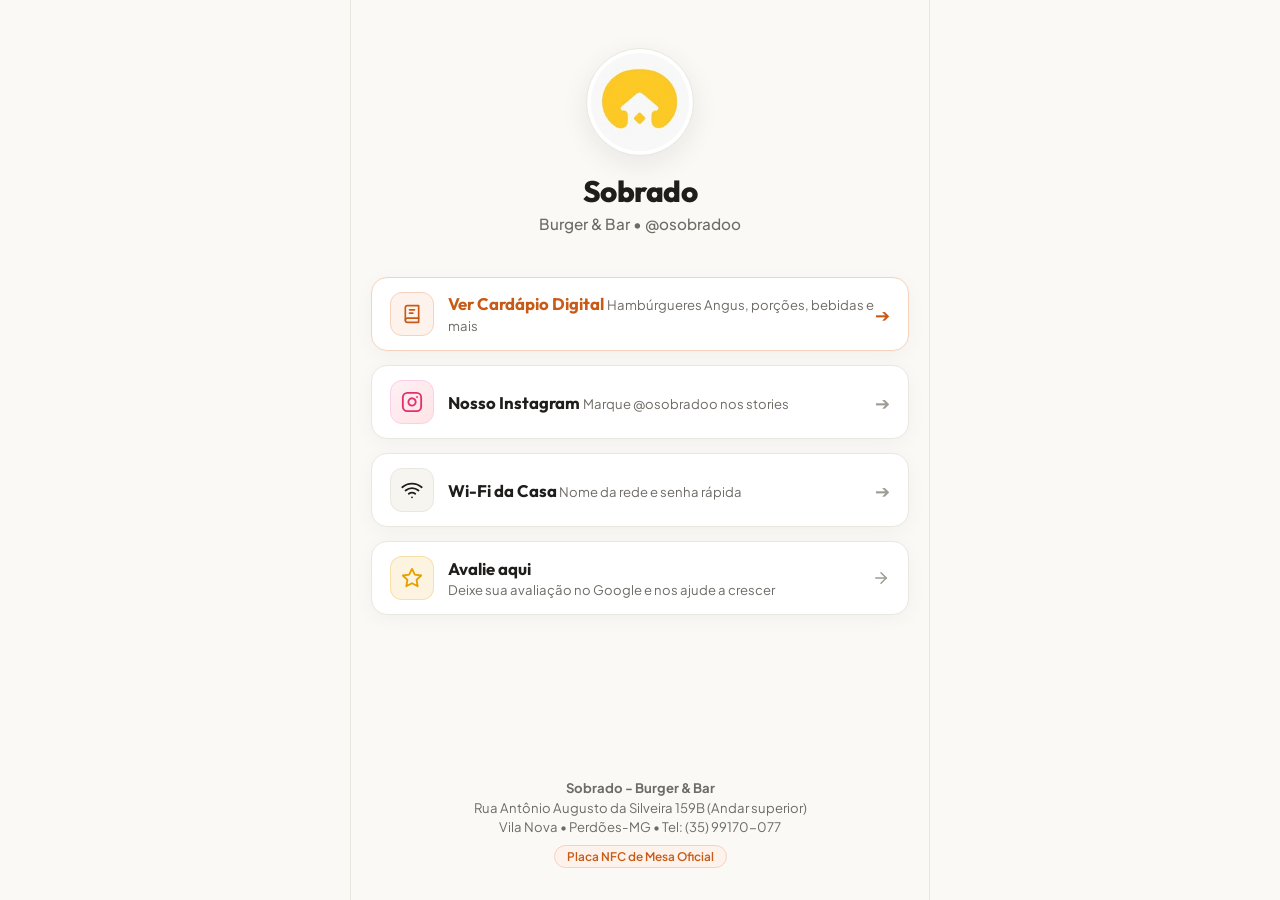
<file: index.html>
<!DOCTYPE html>
<html lang="pt-BR">
<head>
  <meta charset="UTF-8">
  <meta name="viewport" content="width=device-width, initial-scale=1.0, maximum-scale=1.0, user-scalable=no, viewport-fit=cover">
  <meta name="theme-color" content="#FAF9F5">
  <meta name="apple-mobile-web-app-status-bar-style" content="default">
  <meta name="description" content="O Sobrado — Hamburgueria artesanal & Chopp em ambiente histórico. Acesse o cardápio digital, conecte-se ao Wi-Fi e conheça nossas criações gastronômicas.">
  
  <!-- Open Graph / WhatsApp Preview -->
  <meta property="og:type" content="website">
  <meta property="og:title" content="Sobrado - Burger & Bar">
  <meta property="og:description" content="Cardápio digital artesanal, hambúrgueres Angus, porções e bebidas. Conecte-se e faça seu pedido.">
  <meta property="og:image" content="assets/images/Logo_Sobrado.jpg">
  <meta property="og:locale" content="pt_BR">
  <meta property="og:site_name" content="Sobrado">

  <title>Sobrado - Burger & Bar — Hub de Mesa</title>

  <!-- Favicon com logo oficial -->
  <link rel="icon" type="image/jpeg" href="assets/images/Logo_Sobrado.jpg">

  <!-- Estilos da Aplicação -->
  <link rel="stylesheet" href="assets/css/styles.css?v=2.7">
</head>
<body>

  <div class="app-container" id="hubAppContainer">
    <main class="hub-wrapper">

      <!-- Identidade e Boas-Vindas Centralizada (Topo Limpo & Minimalista) -->
      <section class="hub-identity">
        <div class="hub-logo-box">
          <img 
            src="assets/images/Logo_Sobrado.jpg" 
            alt="Logotipo Sobrado - Burger & Bar" 
            class="hub-logo-img"
            width="108"
            height="108"
            loading="eager"
          />
        </div>

        <h1 class="hub-title">Sobrado</h1>
        <p class="hub-subtitle">Burger & Bar • @osobradoo</p>

        <!-- Selo de Mesa Ativa Detectada via URL NFC (?mesa=XX) -->
        <div class="table-badge" id="hubTableBadge" style="display: none;">
          <span class="table-badge-dot" aria-hidden="true"></span>
          <span>Mesa <strong id="hubTableNumber">--</strong> Conectada</span>
        </div>
      </section>

      <!-- Ações do Hub de Mesa -->
      <nav class="hub-actions" aria-label="Menu principal de acesso">
        
        <!-- Opção 1: Ver Cardápio (Ação Principal) -->
        <a href="cardapio.html" class="hub-btn hub-btn-primary" id="hubMenuLink">
          <div class="hub-btn-left">
            <span class="hub-btn-icon" aria-hidden="true">
              <svg width="20" height="20" viewBox="0 0 24 24" fill="none" stroke="currentColor" stroke-width="2" stroke-linecap="round" stroke-linejoin="round">
                <path d="M4 19.5A2.5 2.5 0 0 1 6.5 17H20"></path>
                <path d="M6.5 2H20v20H6.5A2.5 2.5 0 0 1 4 19.5v-15A2.5 2.5 0 0 1 6.5 2z"></path>
                <line x1="9" y1="7" x2="15" y2="7"></line>
                <line x1="9" y1="11" x2="13" y2="11"></line>
              </svg>
            </span>
            <div class="hub-btn-text">
              <span class="hub-btn-title">Ver Cardápio Digital</span>
              <span class="hub-btn-desc">Hambúrgueres Angus, porções, bebidas e mais</span>
            </div>
          </div>
          <span class="hub-btn-arrow" aria-hidden="true">➔</span>
        </a>

        <!-- Opção 2: Nosso Instagram -->
        <a 
          href="https://www.instagram.com/osobradoo" 
          target="_blank" 
          rel="noopener noreferrer" 
          class="hub-btn hub-btn-instagram"
          id="hubInstagramLink">
          <div class="hub-btn-left">
            <span class="hub-btn-icon" aria-hidden="true">
              <svg width="22" height="22" viewBox="0 0 24 24" fill="none" stroke="currentColor" stroke-width="2" stroke-linecap="round" stroke-linejoin="round">
                <rect x="2" y="2" width="20" height="20" rx="5" ry="5"></rect>
                <path d="M16 11.37A4 4 0 1 1 12.63 8 4 4 0 0 1 16 11.37z"></path>
                <line x1="17.5" y1="6.5" x2="17.51" y2="6.5"></line>
              </svg>
            </span>
            <div class="hub-btn-text">
              <span class="hub-btn-title">Nosso Instagram</span>
              <span class="hub-btn-desc">Marque @osobradoo nos stories</span>
            </div>
          </div>
          <span class="hub-btn-arrow" aria-hidden="true">➔</span>
        </a>

        <!-- Opção 3: Wi-Fi da Casa -->
        <button type="button" class="hub-btn hub-btn-wifi btn-trigger-wifi" id="hubWifiBtn">
          <div class="hub-btn-left">
            <span class="hub-btn-icon" aria-hidden="true" id="hubWifiIcon">
              <svg width="22" height="22" viewBox="0 0 24 24" fill="none" stroke="currentColor" stroke-width="2" stroke-linecap="round" stroke-linejoin="round">
                <path d="M5 12.55a11 11 0 0 1 14.08 0"></path>
                <path d="M1.42 9a16 16 0 0 1 21.16 0"></path>
                <path d="M8.53 16.11a6 6 0 0 1 6.95 0"></path>
                <line x1="12" y1="20" x2="12.01" y2="20"></line>
              </svg>
            </span>
            <div class="hub-btn-text">
              <span class="hub-btn-title" id="hubWifiTitle">Wi-Fi da Casa</span>
              <span class="hub-btn-desc" id="hubWifiDesc">Nome da rede e senha rápida</span>
            </div>
          </div>
          <span class="hub-btn-arrow" aria-hidden="true">➔</span>
        </button>

        <!-- Opção 4: Avalie aqui (Google Reviews) -->
        <a href="https://search.google.com/local/writereview?placeid=ChIJMa0ilv5XtZQR5QLzIyxNroo" target="_blank" rel="noopener noreferrer" class="link-card" id="hubReviewLink">
          <div class="link-icon-wrapper" style="background: rgba(229, 160, 0, 0.12); color: #E5A000;">
            <svg width="22" height="22" viewBox="0 0 24 24" fill="none" stroke="currentColor" stroke-width="2" stroke-linecap="round" stroke-linejoin="round">
              <polygon points="12 2 15.09 8.26 22 9.27 17 14.14 18.18 21.02 12 17.77 5.82 21.02 7 14.14 2 9.27 8.91 8.26 12 2"></polygon>
            </svg>
          </div>
          <div class="link-info">
            <span class="link-title">Avalie aqui</span>
            <span class="link-desc">Deixe sua avaliação no Google e nos ajude a crescer</span>
          </div>
          <svg class="link-arrow" width="18" height="18" viewBox="0 0 24 24" fill="none" stroke="currentColor" stroke-width="2" stroke-linecap="round" stroke-linejoin="round">
            <line x1="5" y1="12" x2="19" y2="12"></line>
            <polyline points="12 5 19 12 12 19"></polyline>
          </svg>
        </a>

      </nav>

      <!-- Rodapé Institucional Oficial -->
      <footer class="hub-footer">
        <p class="hub-footer-text">
          <strong>Sobrado - Burger & Bar</strong><br>
          Rua Antônio Augusto da Silveira 159B (Andar superior)<br>
          Vila Nova • Perdões-MG • Tel: (35) 99170-077
        </p>
        <span class="hub-footer-badge">Placa NFC de Mesa Oficial</span>
      </footer>

    </main>

    <!-- Modal de Wi-Fi -->
    <div class="modal-overlay" id="wifiModal" role="dialog" aria-modal="true" aria-labelledby="wifiModalTitle">
      <div class="wifi-modal-box">
        <div class="wifi-icon-large" aria-hidden="true">
          <svg width="32" height="32" viewBox="0 0 24 24" fill="none" stroke="currentColor" stroke-width="2" stroke-linecap="round" stroke-linejoin="round">
            <path d="M5 12.55a11 11 0 0 1 14.08 0"></path>
            <path d="M1.42 9a16 16 0 0 1 21.16 0"></path>
            <path d="M8.53 16.11a6 6 0 0 1 6.95 0"></path>
            <line x1="12" y1="20" x2="12.01" y2="20"></line>
          </svg>
        </div>

        <h2 class="wifi-modal-title" id="wifiModalTitle">Wi-Fi d'O Sobrado</h2>
        <p class="wifi-modal-desc">Conecte-se gratuitamente à nossa rede exclusiva para clientes.</p>

        <!-- Visualização Padrão das Credenciais -->
        <div class="wifi-info-card" id="wifiDisplayView">
          <div class="wifi-row">
            <span class="wifi-row-label">Nome da Rede (SSID)</span>
            <span class="wifi-row-value wifi-ssid-value" id="wifiModalSsidVal">O Sobrado - Clientes</span>
          </div>
          <div class="wifi-row">
            <span class="wifi-row-label">Senha de Acesso</span>
            <span class="wifi-row-value wifi-password-value" id="wifiModalPasswordVal">sobradoburger</span>
          </div>
        </div>

        <!-- Formulário de Edição ADM (Oculto por Padrão) -->
        <div class="wifi-edit-form" id="wifiEditForm" style="display: none;">
          <div class="wifi-edit-field">
            <label class="wifi-edit-label" for="wifiEditSsidInput">Nome da Rede (SSID)</label>
            <input type="text" class="wifi-edit-input" id="wifiEditSsidInput" placeholder="Ex: O Sobrado - Clientes" autocomplete="off" />
          </div>
          <div class="wifi-edit-field">
            <label class="wifi-edit-label" for="wifiEditPasswordInput">Senha de Acesso</label>
            <input type="text" class="wifi-edit-input" id="wifiEditPasswordInput" placeholder="Ex: sobradoburger" autocomplete="off" />
          </div>
          <div class="wifi-edit-actions">
            <button type="button" class="btn-wifi-edit-cancel" id="btnCancelWifiEdit">Cancelar</button>
            <button type="button" class="btn-wifi-edit-save" id="btnSaveWifiEdit">Salvar Wi-Fi</button>
          </div>
        </div>

        <!-- Ações Principais -->
        <div class="wifi-main-actions" id="wifiMainActions">
          <button type="button" class="btn-copy-wifi" id="btnCopyWifiPassword">
            <svg width="18" height="18" viewBox="0 0 24 24" fill="none" stroke="currentColor" stroke-width="2" stroke-linecap="round" stroke-linejoin="round">
              <rect x="9" y="9" width="13" height="13" rx="2" ry="2"></rect>
              <path d="M5 15H4a2 2 0 0 1-2-2V4a2 2 0 0 1 2-2h9a2 2 0 0 1 2 2v1"></path>
            </svg>
            <span>Copiar Senha</span>
          </button>

          <!-- Botão ADM: Alterar Dados do Wi-Fi -->
          <button type="button" class="btn-admin-edit-wifi" id="btnOpenWifiEdit" style="display: none;">
            <svg width="15" height="15" viewBox="0 0 24 24" fill="none" stroke="currentColor" stroke-width="2" stroke-linecap="round" stroke-linejoin="round">
              <path d="M11 4H4a2 2 0 0 0-2 2v14a2 2 0 0 0 2 2h14a2 2 0 0 0 2-2v-7"></path>
              <path d="M18.5 2.5a2.121 2.121 0 0 1 3 3L12 15l-4 1 1-4 9.5-9.5z"></path>
            </svg>
            <span>✏️ Alterar Dados do Wi-Fi</span>
          </button>
        </div>

        <button type="button" class="btn-close-wifi-text" id="btnCloseWifi">
          Fechar Janela
        </button>
      </div>
    </div>

    <!-- Toast de Notificação -->
    <div class="toast-notice" id="toastNotice" role="status" aria-live="polite"></div>

  </div>

  <!-- Scripts -->
  <script src="assets/js/products.js?v=2.7"></script>
  <script src="assets/js/supabase.js?v=2.7"></script>
  <script src="assets/js/app.js?v=2.7"></script>
</body>
</html>
</file>
<file: assets/css/styles.css>
/* =====================================================================
   O SOBRADO — CARDÁPIO DIGITAL & HUB NFC
   Design System Light Theme: Leve, Limpo, Sofisticado e Minimalista
   ===================================================================== */

@import url('https://fonts.googleapis.com/css2?family=Outfit:wght@400;500;600;700;800&family=Plus+Jakarta+Sans:wght@400;500;600;700&display=swap');

:root {
  /* 1. Paleta de Superfícies (Light Gastronômico & Aconchegante) */
  --bg-main: #FAF9F5;             /* Creme/off-white suave, acolhedor e leve */
  --bg-main-alt: #F4F1EA;         /* Variação sutil para seções de destaque */
  --bg-card: #FFFFFF;             /* Branco puro para cartões e links */
  --bg-card-hover: #FCFBFA;       /* Micro-hover suave */
  --bg-input: #FFFFFF;            /* Fundo dos campos de entrada */
  --bg-chip: #F2EFEB;             /* Chips inativos e badges secundários */
  --bg-chip-hover: #E9E5DE;       /* Hover de chips */
  --bg-glass: rgba(250, 249, 245, 0.92); /* Vidro fosco claro no topo */

  /* 2. Cores de Destaque Gastronômico (Terracota & Âmbar Queimado) */
  --brand-terracotta: #C85A17;     /* Tom terracota/brasa nobre */
  --brand-terracotta-hover: #B44E11; /* Estado ativo/hover */
  --brand-terracotta-light: #FDF3EC; /* Fundo suave para ícones e tags */
  --brand-terracotta-border: #F6D2BD;/* Borda delicada de destaque */
  --brand-amber: #D97706;          /* Âmbar complementar */

  /* 3. Selo de Mesa e Status (Verde Musgo / Sálvia Acolhedor) */
  --status-table-bg: #EAF6EE;      /* Fundo da cápsula da mesa */
  --status-table-border: #C6E7D2;  /* Borda sutil da cápsula */
  --status-table-text: #237841;    /* Verde elegante e legível */
  --status-table-dot: #2E9B54;     /* Ponto pulsante */

  /* 4. Tipografia & Hierarquia de Contraste */
  --text-primary: #1F1E1C;         /* Preto suave / grafite escuro */
  --text-heading: #2D2B28;         /* Títulos e destaques estruturais */
  --text-secondary: #6E6B65;       /* Descrições e ingredientes */
  --text-dim: #9E9B94;             /* Elementos discretos e placeholders */
  --text-white: #FFFFFF;           /* Texto sobre botões terracota */

  /* 5. Bordas e Sombras Suaves (Sem peso preto) */
  --border-subtle: #EAE7E1;        /* Linha sutil padrão */
  --border-divider: #F0ECE4;       /* Divisores internos */
  --border-focus: #C85A17;         /* Foco de acessibilidade */

  --shadow-sm: 0 2px 8px rgba(31, 30, 28, 0.03);
  --shadow-card: 0 4px 20px rgba(31, 30, 28, 0.04);
  --shadow-card-hover: 0 8px 26px rgba(31, 30, 28, 0.07);
  --shadow-drawer: 0 -10px 40px rgba(31, 30, 28, 0.12);
  --shadow-modal: 0 16px 40px rgba(31, 30, 28, 0.14);

  /* 6. Medidas e Geometria */
  --font-heading: 'Outfit', -apple-system, BlinkMacSystemFont, sans-serif;
  --font-body: 'Plus Jakarta Sans', -apple-system, BlinkMacSystemFont, sans-serif;
  --radius-sm: 10px;
  --radius-md: 16px;
  --radius-lg: 20px;
  --radius-xl: 24px;
  --radius-full: 9999px;
  --header-height: 64px;
  --category-bar-height: 56px;
  --touch-target: 44px;
}

/* =====================================================================
   RESET E BASE
   ===================================================================== */
*, *::before, *::after {
  box-sizing: border-box;
  margin: 0;
  padding: 0;
  -webkit-tap-highlight-color: transparent;
}

html {
  font-size: 16px;
  scroll-behavior: smooth;
  background-color: var(--bg-main);
  color: var(--text-primary);
  font-family: var(--font-body);
  -webkit-font-smoothing: antialiased;
  -moz-osx-font-smoothing: grayscale;
}

body {
  min-height: 100vh;
  display: flex;
  flex-direction: column;
  background-color: var(--bg-main);
  color: var(--text-primary);
  overflow-x: hidden;
  padding-bottom: env(safe-area-inset-bottom, 20px);
}

img, video {
  display: block;
  max-width: 100%;
  height: auto;
}

button, a, input {
  font-family: inherit;
  color: inherit;
}

button {
  background: none;
  border: none;
  cursor: pointer;
}

a {
  text-decoration: none;
}

/* =====================================================================
   CONTAINER DO APP (MOBILE-FIRST)
   ===================================================================== */
.app-container {
  width: 100%;
  max-width: 580px;
  margin: 0 auto;
  min-height: 100vh;
  position: relative;
  display: flex;
  flex-direction: column;
  background-color: var(--bg-main);
}

/* =====================================================================
   1. HUB DE ENTRADA (INDEX.HTML / LINKTREE DA MESA)
   ===================================================================== */
.hub-wrapper {
  display: flex;
  flex-direction: column;
  min-height: 100vh;
  padding: 48px 20px 32px 20px;
  padding-top: max(48px, env(safe-area-inset-top, 32px));
  position: relative;
  z-index: 1;
}

/* Identidade Centralizada do Sobrado (Clean & Minimalista) */
.hub-identity {
  display: flex;
  flex-direction: column;
  align-items: center;
  text-align: center;
  margin-top: 0;
  margin-bottom: 30px;
  position: relative;
  z-index: 2;
}

.hub-logo-box {
  width: 108px;
  height: 108px;
  border-radius: 50%;
  padding: 4px;
  background-color: #FFFFFF;
  border: 1px solid var(--border-subtle);
  box-shadow: 0 8px 28px rgba(31, 30, 28, 0.08);
  margin-bottom: 16px;
  transition: transform 0.25s ease, box-shadow 0.25s ease;
  display: flex;
  align-items: center;
  justify-content: center;
  overflow: hidden;
}

.hub-logo-box:hover {
  transform: translateY(-2px);
  box-shadow: 0 12px 32px rgba(31, 30, 28, 0.12);
}

.hub-logo-img {
  width: 100%;
  height: 100%;
  border-radius: 50%;
  object-fit: cover;
  background-color: #FFFFFF;
}

.hub-title {
  font-family: var(--font-heading);
  font-size: 1.85rem;
  font-weight: 800;
  letter-spacing: -0.5px;
  color: var(--text-primary);
  margin-bottom: 4px;
}

.hub-subtitle {
  font-size: 0.95rem;
  color: var(--text-secondary);
  font-weight: 500;
  margin-bottom: 14px;
}

/* Selo de Mesa Ativa Clean */
.table-badge {
  display: inline-flex;
  align-items: center;
  gap: 8px;
  background-color: var(--status-table-bg);
  border: 1px solid var(--status-table-border);
  padding: 6px 14px;
  border-radius: var(--radius-full);
  font-size: 0.85rem;
  font-weight: 600;
  color: var(--status-table-text);
  box-shadow: 0 2px 6px rgba(35, 120, 65, 0.06);
}

.table-badge-dot {
  width: 8px;
  height: 8px;
  border-radius: 50%;
  background-color: var(--status-table-dot);
  box-shadow: 0 0 6px rgba(46, 155, 84, 0.5);
  animation: pulseGreen 2.2s infinite ease-in-out;
}

@keyframes pulseGreen {
  0%, 100% { transform: scale(0.9); opacity: 0.85; }
  50% { transform: scale(1.15); opacity: 1; }
}

/* Lista de Ações do Hub */
.hub-actions {
  display: flex;
  flex-direction: column;
  gap: 14px;
  width: 100%;
  margin-bottom: 28px;
}

.hub-btn {
  display: flex;
  align-items: center;
  justify-content: space-between;
  width: 100%;
  min-height: 68px;
  padding: 14px 18px;
  border-radius: var(--radius-md);
  background-color: var(--bg-card);
  border: 1px solid var(--border-subtle);
  color: var(--text-primary);
  box-shadow: var(--shadow-card);
  transition: transform 0.18s cubic-bezier(0.16, 1, 0.3, 1), box-shadow 0.18s ease, border-color 0.18s ease;
  position: relative;
}

.hub-btn:hover {
  box-shadow: var(--shadow-card-hover);
  border-color: #DFDBD3;
  transform: translateY(-1px);
}

.hub-btn:active {
  transform: scale(0.985);
}

.hub-btn-left {
  display: flex;
  align-items: center;
  gap: 14px;
}

.hub-btn-icon {
  width: 44px;
  height: 44px;
  border-radius: 12px;
  display: flex;
  align-items: center;
  justify-content: center;
  font-size: 1.25rem;
  flex-shrink: 0;
  background-color: var(--bg-main-alt);
  border: 1px solid var(--border-subtle);
  color: var(--text-primary);
  transition: transform 0.2s ease, background-color 0.2s ease;
}

.hub-btn-text {
  text-align: left;
}

.hub-btn-title {
  font-family: var(--font-heading);
  font-size: 1.05rem;
  font-weight: 700;
  color: var(--text-primary);
  line-height: 1.25;
}

.hub-btn-desc {
  font-size: 0.82rem;
  color: var(--text-secondary);
  margin-top: 3px;
}

.hub-btn-arrow {
  color: var(--text-dim);
  font-size: 1.15rem;
  transition: transform 0.2s ease, color 0.2s ease;
}

.hub-btn:hover .hub-btn-arrow {
  transform: translateX(3px);
  color: var(--brand-terracotta);
}

/* Botão 1: Ver Cardápio (Ação Principal com Acento Terracota Nobre) */
.hub-btn-primary {
  border-color: var(--brand-terracotta-border);
  background-color: #FFFFFF;
}

.hub-btn-primary .hub-btn-icon {
  background-color: var(--brand-terracotta-light);
  border-color: var(--brand-terracotta-border);
  color: var(--brand-terracotta);
}

.hub-btn-primary .hub-btn-title {
  color: var(--brand-terracotta);
}

.hub-btn-primary .hub-btn-arrow {
  color: var(--brand-terracotta);
}

/* Botão 2: Instagram */
.hub-btn-instagram .hub-btn-icon {
  background: linear-gradient(135deg, #FFF0F5 0%, #FFE4E6 100%);
  border-color: #FBCFE8;
  color: #E1306C;
}

/* Botão 3: Wi-Fi */
.hub-btn-wifi .hub-btn-icon {
  background-color: #F7F5F0;
  color: var(--text-primary);
}

/* Botão 4: Avaliação no Google & Estilos Link-Card */
.link-card {
  display: flex;
  align-items: center;
  justify-content: space-between;
  width: 100%;
  min-height: 68px;
  padding: 14px 18px;
  border-radius: var(--radius-md);
  background-color: var(--bg-card);
  border: 1px solid var(--border-subtle);
  color: var(--text-primary);
  box-shadow: var(--shadow-card);
  transition: transform 0.18s cubic-bezier(0.16, 1, 0.3, 1), box-shadow 0.18s ease, border-color 0.18s ease;
  position: relative;
  text-decoration: none;
  gap: 14px;
}

.link-card:hover {
  box-shadow: var(--shadow-card-hover);
  border-color: #DFDBD3;
  transform: translateY(-1px);
}

.link-card:active {
  transform: scale(0.985);
}

.link-icon-wrapper {
  width: 44px;
  height: 44px;
  border-radius: 12px;
  display: flex;
  align-items: center;
  justify-content: center;
  font-size: 1.25rem;
  flex-shrink: 0;
  border: 1px solid rgba(229, 160, 0, 0.25);
  transition: transform 0.2s ease, background-color 0.2s ease;
}

.link-card:hover .link-icon-wrapper {
  transform: scale(1.05);
}

.link-info {
  display: flex;
  flex-direction: column;
  text-align: left;
  flex: 1;
}

.link-title {
  font-family: var(--font-heading);
  font-size: 1.05rem;
  font-weight: 700;
  color: var(--text-primary);
  line-height: 1.25;
}

.link-desc {
  font-size: 0.82rem;
  color: var(--text-secondary);
  margin-top: 3px;
}

.link-arrow {
  color: var(--text-dim);
  flex-shrink: 0;
  transition: transform 0.2s ease, color 0.2s ease;
}

.link-card:hover .link-arrow {
  transform: translateX(3px);
  color: #E5A000;
}

/* Rodapé do Hub */
.hub-footer {
  margin-top: auto;
  text-align: center;
  padding-top: 20px;
}

.hub-footer-text {
  font-size: 0.82rem;
  color: var(--text-secondary);
  line-height: 1.5;
}

.hub-footer-badge {
  display: inline-block;
  margin-top: 8px;
  font-size: 0.74rem;
  font-weight: 600;
  color: var(--brand-terracotta);
  background-color: var(--brand-terracotta-light);
  border: 1px solid var(--brand-terracotta-border);
  padding: 3px 12px;
  border-radius: var(--radius-full);
}

/* =====================================================================
   2. CARDÁPIO DIGITAL (CARDAPIO.HTML)
   ===================================================================== */

/* Header Compacto Sticky */
.menu-header {
  position: sticky;
  top: 0;
  z-index: 100;
  height: var(--header-height);
  background: var(--bg-glass);
  backdrop-filter: blur(12px);
  -webkit-backdrop-filter: blur(12px);
  border-bottom: 1px solid var(--border-subtle);
  display: flex;
  align-items: center;
  justify-content: space-between;
  padding: 0 16px;
  padding-top: env(safe-area-inset-top, 0px);
}

.header-left {
  display: flex;
  align-items: center;
  gap: 12px;
}

.btn-back-hub {
  width: 40px;
  height: 40px;
  border-radius: 12px;
  background-color: var(--bg-card);
  border: 1px solid var(--border-subtle);
  display: flex;
  align-items: center;
  justify-content: center;
  color: var(--text-primary);
  box-shadow: var(--shadow-sm);
  transition: transform 0.1s ease, border-color 0.15s ease;
}

.btn-back-hub:active {
  transform: scale(0.92);
}

.header-brand {
  display: flex;
  align-items: center;
  gap: 10px;
}

.header-logo-mini {
  width: 36px;
  height: 36px;
  border-radius: 50%;
  object-fit: cover;
  border: 1.5px solid var(--border-subtle);
  background-color: #FFFFFF;
}

.header-title-box {
  display: flex;
  flex-direction: column;
}

.header-title {
  font-family: var(--font-heading);
  font-size: 1.15rem;
  font-weight: 800;
  color: var(--text-primary);
  line-height: 1.1;
  letter-spacing: -0.3px;
}

.header-desc {
  font-size: 0.74rem;
  color: var(--text-secondary);
  font-weight: 500;
}

.header-right {
  display: flex;
  align-items: center;
  gap: 8px;
}

.header-table-badge {
  display: flex;
  align-items: center;
  gap: 6px;
  background-color: var(--status-table-bg);
  border: 1px solid var(--status-table-border);
  padding: 5px 12px;
  border-radius: var(--radius-full);
  font-size: 0.8rem;
  font-weight: 700;
  color: var(--status-table-text);
}

.header-wifi-btn {
  width: 40px;
  height: 40px;
  border-radius: 12px;
  background-color: var(--bg-card);
  border: 1px solid var(--border-subtle);
  display: flex;
  align-items: center;
  justify-content: center;
  color: var(--text-primary);
  box-shadow: var(--shadow-sm);
  transition: transform 0.1s ease;
}

.header-wifi-btn:active {
  transform: scale(0.92);
}

.header-admin-btn {
  width: 40px;
  height: 40px;
  border-radius: 12px;
  background-color: var(--bg-card);
  border: 1px solid var(--border-subtle);
  display: flex;
  align-items: center;
  justify-content: center;
  color: var(--text-primary);
  box-shadow: var(--shadow-sm);
  transition: transform 0.1s ease, border-color 0.15s ease, background-color 0.15s ease, color 0.15s ease;
  cursor: pointer;
}

.header-admin-btn:hover {
  border-color: #DFDBD3;
  color: var(--brand-terracotta);
}

.header-admin-btn:active {
  transform: scale(0.92);
}

body.admin-mode-active .header-admin-btn,
.header-admin-btn.active {
  background-color: var(--brand-terracotta-light);
  border-color: var(--brand-terracotta-border);
  color: var(--brand-terracotta);
}

.header-cart-btn {
  position: relative;
  width: 40px;
  height: 40px;
  border-radius: 12px;
  background-color: var(--bg-card);
  border: 1px solid var(--border-subtle);
  display: flex;
  align-items: center;
  justify-content: center;
  color: var(--text-primary);
  box-shadow: var(--shadow-sm);
  transition: transform 0.1s ease, border-color 0.15s ease;
  cursor: pointer;
}

.header-cart-btn:active {
  transform: scale(0.92);
}

.cart-badge {
  position: absolute;
  top: -4px;
  right: -4px;
  min-width: 19px;
  height: 19px;
  padding: 0 5px;
  border-radius: var(--radius-full);
  background-color: var(--brand-terracotta);
  color: #FFFFFF;
  font-size: 0.72rem;
  font-weight: 800;
  display: flex;
  align-items: center;
  justify-content: center;
  box-shadow: 0 2px 6px rgba(200, 90, 23, 0.45);
  border: 2px solid #FFFFFF;
  line-height: 1;
  transition: transform 0.2s cubic-bezier(0.175, 0.885, 0.32, 1.275);
}

/* Barra de Pesquisa Rápida */
.search-container {
  padding: 14px 16px 8px 16px;
  position: relative;
}

.search-input-wrapper {
  position: relative;
  display: flex;
  align-items: center;
  background-color: var(--bg-card);
  border: 1px solid var(--border-subtle);
  border-radius: var(--radius-md);
  padding: 0 14px;
  box-shadow: var(--shadow-sm);
  transition: border-color 0.2s ease, box-shadow 0.2s ease;
}

.search-input-wrapper:focus-within {
  border-color: var(--brand-terracotta);
  box-shadow: 0 0 0 3px rgba(200, 90, 23, 0.12);
}

.search-icon {
  color: var(--text-dim);
  font-size: 1.05rem;
  margin-right: 10px;
  flex-shrink: 0;
  display: flex;
  align-items: center;
}

.search-input {
  width: 100%;
  height: 46px;
  background: transparent;
  border: none;
  outline: none;
  color: var(--text-primary);
  font-size: 0.95rem;
  font-weight: 500;
}

.search-input::placeholder {
  color: var(--text-dim);
}

.search-clear-btn {
  width: 28px;
  height: 28px;
  display: none;
  align-items: center;
  justify-content: center;
  color: var(--text-dim);
  border-radius: 50%;
  font-size: 0.85rem;
  transition: color 0.15s ease;
}

.search-clear-btn:hover {
  color: var(--text-primary);
}

.search-input:not(:placeholder-shown) ~ .search-clear-btn {
  display: flex;
}

/* Barra de Categorias Horizontal Sticky */
.categories-bar-wrapper {
  position: sticky;
  top: var(--header-height);
  z-index: 90;
  background: var(--bg-glass);
  backdrop-filter: blur(12px);
  -webkit-backdrop-filter: blur(12px);
  border-bottom: 1px solid var(--border-subtle);
  padding: 10px 0;
}

.categories-bar {
  display: flex;
  gap: 8px;
  overflow-x: auto;
  scroll-behavior: smooth;
  padding: 0 16px;
  scrollbar-width: none;
  -ms-overflow-style: none;
}

.categories-bar::-webkit-scrollbar {
  display: none;
}

.category-tab {
  display: inline-flex;
  align-items: center;
  justify-content: center;
  padding: 8px 16px;
  min-height: 38px;
  border-radius: var(--radius-full);
  background-color: #F0EFEA;
  border: 1px solid var(--border-subtle);
  color: #555555;
  font-size: 0.86rem;
  font-weight: 600;
  white-space: nowrap;
  flex-shrink: 0;
  transition: all 0.2s cubic-bezier(0.16, 1, 0.3, 1);
  cursor: pointer;
  letter-spacing: -0.1px;
}

.category-tab:hover {
  background-color: #E8E6E0;
  color: var(--text-primary);
  border-color: #D8D4CC;
}

.category-tab.active {
  background-color: var(--brand-terracotta);
  color: #FFFFFF;
  border-color: var(--brand-terracotta);
  box-shadow: 0 3px 12px rgba(200, 90, 23, 0.24);
  font-weight: 700;
}

/* =====================================================================
   SEÇÕES E LISTAGEM DE PRODUTOS
   ===================================================================== */
.menu-content {
  padding: 16px;
  display: flex;
  flex-direction: column;
  gap: 32px;
}

.menu-section {
  scroll-margin-top: calc(var(--header-height) + var(--category-bar-height) + 14px);
}

.section-header {
  margin-bottom: 14px;
}

.section-title-wrap {
  display: flex;
  align-items: center;
  justify-content: space-between;
  gap: 12px;
  margin-bottom: 4px;
}

.section-title {
  font-family: var(--font-heading);
  font-size: 1.35rem;
  font-weight: 800;
  color: var(--text-primary);
  letter-spacing: -0.3px;
  line-height: 1.25;
}

.section-count {
  font-size: 0.78rem;
  font-weight: 600;
  color: var(--text-secondary);
  background-color: var(--bg-main-alt);
  border: 1px solid var(--border-subtle);
  padding: 3px 10px;
  border-radius: var(--radius-full);
  white-space: nowrap;
  flex-shrink: 0;
}

.section-desc {
  font-size: 0.85rem;
  color: var(--text-secondary);
  line-height: 1.45;
}

/* Grade de Produtos */
.products-grid {
  display: flex;
  flex-direction: column;
  gap: 14px;
}

/* Card do Produto (Clean & Refinado) */
.product-card {
  display: flex;
  gap: 14px;
  background-color: var(--bg-card);
  border: 1px solid var(--border-subtle);
  border-radius: var(--radius-lg);
  padding: 12px;
  box-shadow: var(--shadow-card);
  cursor: pointer;
  transition: transform 0.18s ease, border-color 0.18s ease, box-shadow 0.18s ease;
  position: relative;
  overflow: hidden;
}

.product-card:active {
  transform: scale(0.985);
}

.product-card:hover {
  border-color: #DFDBD3;
  box-shadow: var(--shadow-card-hover);
}

/* Imagem e Miniatura do Card */
.product-card-media {
  width: 104px;
  height: 104px;
  flex-shrink: 0;
  border-radius: var(--radius-md);
  overflow: hidden;
  position: relative;
  background-color: var(--bg-main-alt);
  border: 1px solid var(--border-subtle);
}

.product-card-img {
  width: 100%;
  height: 100%;
  object-fit: cover;
  transition: transform 0.3s ease;
}

.product-card:hover .product-card-img {
  transform: scale(1.04);
}

/* Fallback de mídia caso imagem falte */
.media-fallback {
  width: 100%;
  height: 100%;
  display: flex;
  flex-direction: column;
  align-items: center;
  justify-content: center;
  background: var(--bg-main-alt);
  color: var(--brand-terracotta);
  font-size: 1.8rem;
}

/* Badge de Destaque Discreta e Elegante */
.product-badge {
  position: absolute;
  top: 6px;
  left: 6px;
  background-color: rgba(255, 255, 255, 0.94);
  backdrop-filter: blur(4px);
  -webkit-backdrop-filter: blur(4px);
  border: 1px solid var(--brand-terracotta-border);
  color: var(--brand-terracotta);
  font-size: 0.65rem;
  font-weight: 700;
  padding: 2px 7px;
  border-radius: 6px;
  text-transform: uppercase;
  letter-spacing: 0.3px;
  box-shadow: 0 2px 6px rgba(0, 0, 0, 0.06);
}

/* Informações do Produto */
.product-card-info {
  display: flex;
  flex-direction: column;
  flex: 1;
  min-width: 0;
}

.product-card-name {
  font-family: var(--font-heading);
  font-size: 1.08rem;
  font-weight: 700;
  color: var(--text-primary);
  line-height: 1.25;
  margin-bottom: 4px;
  display: -webkit-box;
  -webkit-line-clamp: 2;
  -webkit-box-orient: vertical;
  overflow: hidden;
}

.product-card-desc {
  font-size: 0.82rem;
  color: var(--text-secondary);
  line-height: 1.45;
  display: -webkit-box;
  -webkit-line-clamp: 2;
  -webkit-box-orient: vertical;
  overflow: hidden;
  margin-bottom: 8px;
}

.product-card-footer {
  margin-top: auto;
  display: flex;
  align-items: center;
  justify-content: space-between;
}

.product-price {
  font-family: var(--font-heading);
  font-size: 1.15rem;
  font-weight: 800;
  color: var(--brand-terracotta);
  letter-spacing: -0.2px;
}

.product-price-currency {
  font-size: 0.8rem;
  font-weight: 600;
  margin-right: 2px;
  color: var(--brand-terracotta);
}

.btn-open-detail {
  display: inline-flex;
  align-items: center;
  justify-content: center;
  width: 32px;
  height: 32px;
  border-radius: 50%;
  background-color: var(--bg-main-alt);
  border: 1px solid var(--border-subtle);
  color: var(--text-secondary);
  font-size: 0.85rem;
  transition: all 0.18s ease;
}

.product-card:hover .btn-open-detail {
  background-color: var(--brand-terracotta);
  border-color: var(--brand-terracotta);
  color: #FFFFFF;
  transform: scale(1.08);
}

/* Estado de busca vazia */
.empty-search-state {
  display: none;
  flex-direction: column;
  align-items: center;
  justify-content: center;
  padding: 48px 20px;
  text-align: center;
}

.empty-search-state.show {
  display: flex;
}

.empty-icon {
  font-size: 3rem;
  margin-bottom: 12px;
  opacity: 0.7;
}

.empty-title {
  font-family: var(--font-heading);
  font-size: 1.25rem;
  font-weight: 700;
  color: var(--text-primary);
  margin-bottom: 4px;
}

.empty-desc {
  font-size: 0.88rem;
  color: var(--text-secondary);
}

/* =====================================================================
   3. MODAL / BOTTOM SHEET DE DETALHES DO PRODUTO (LIGHT THEME)
   ===================================================================== */
.modal-overlay {
  position: fixed;
  inset: 0;
  background-color: rgba(31, 30, 28, 0.45);
  backdrop-filter: blur(8px);
  -webkit-backdrop-filter: blur(8px);
  z-index: 200;
  display: flex;
  align-items: flex-end;
  justify-content: center;
  opacity: 0;
  visibility: hidden;
  transition: opacity 0.25s ease, visibility 0.25s ease;
}

.modal-overlay.active {
  opacity: 1;
  visibility: visible;
}

.product-drawer {
  position: relative;
  width: 100%;
  max-width: 580px;
  max-height: 90vh;
  background-color: #FFFFFF;
  border-top-left-radius: 20px;
  border-top-right-radius: 20px;
  border: 1px solid var(--border-subtle);
  border-bottom: none;
  box-shadow: var(--shadow-drawer);
  display: flex;
  flex-direction: column;
  overflow: hidden;
  transform: translateY(100%);
  transition: transform 0.3s cubic-bezier(0.16, 1, 0.3, 1);
  padding-bottom: env(safe-area-inset-bottom, 20px);
}

.modal-overlay.active .product-drawer {
  transform: translateY(0);
}

/* Handle superior de arrastar */
.drawer-handle-bar {
  width: 100%;
  display: flex;
  justify-content: center;
  padding: 10px 0 6px 0;
  position: absolute;
  top: 0;
  left: 0;
  z-index: 15;
  pointer-events: none;
}

.drawer-handle {
  width: 44px;
  height: 5px;
  background-color: rgba(255, 255, 255, 0.85);
  border-radius: var(--radius-full);
  box-shadow: 0 1px 4px rgba(0, 0, 0, 0.35);
}

/* Mídia em destaque no topo do modal */
.drawer-media-wrap,
.modal-media,
.modal-image-container {
  position: relative;
  width: 100%;
  height: clamp(280px, 75vw, 320px);
  aspect-ratio: 4 / 3;
  min-height: 280px;
  max-height: 320px;
  background-color: #F7F5F0;
  overflow: hidden;
  flex-shrink: 0;
  display: flex;
  align-items: center;
  justify-content: center;
  border-top-left-radius: 20px;
  border-top-right-radius: 20px;
}

@supports (aspect-ratio: 4 / 3) {
  .drawer-media-wrap,
  .modal-media,
  .modal-image-container {
    height: auto;
  }
}

/* Vinheta suave no topo para destacar o handle e o botão fechar */
.drawer-media-wrap::before,
.modal-media::before,
.modal-image-container::before {
  content: "";
  position: absolute;
  top: 0;
  left: 0;
  right: 0;
  height: 60px;
  background: linear-gradient(
    to bottom,
    rgba(0, 0, 0, 0.28) 0%,
    rgba(0, 0, 0, 0.1) 40%,
    transparent 100%
  );
  z-index: 2;
  pointer-events: none;
}

.drawer-media-img,
.drawer-media-video,
.modal-media img,
.modal-image-container img {
  width: 100%;
  height: 100%;
  object-fit: cover;
  object-position: center 75%;
  display: block;
}

/* Regra e classe dedicada para manter o hambúrguer centralizado e visível por inteiro */
.burger-focus,
.drawer-media-img.burger-focus,
.modal-media img.burger-focus,
.modal-image-container img.burger-focus {
  object-fit: cover;
  object-position: center 75%;
}

.focus-bottom,
.drawer-media-img.focus-bottom {
  object-fit: cover;
  object-position: bottom center;
}

/* Imagens verticais ou que necessitem de acomodação completa sem cortes */
.drawer-media-img.is-vertical,
.drawer-media-img.contain-fit {
  object-fit: contain;
  object-position: center;
  background-color: #F7F5F0;
}

.drawer-media-gradient {
  position: absolute;
  inset: 0;
  background: linear-gradient(
    to bottom,
    rgba(0, 0, 0, 0.2) 0%,
    transparent 50%,
    rgba(255, 255, 255, 0.95) 100%
  );
  pointer-events: none;
}

/* Botão Fechar Modal Flutuante com alto contraste e nitidez */
.btn-close-modal {
  position: absolute;
  top: 14px;
  right: 14px;
  width: 38px;
  height: 38px;
  border-radius: 50%;
  background-color: rgba(255, 255, 255, 0.95);
  backdrop-filter: blur(8px);
  -webkit-backdrop-filter: blur(8px);
  border: 1px solid rgba(255, 255, 255, 0.9);
  color: #1F1E1C;
  display: flex;
  align-items: center;
  justify-content: center;
  font-size: 1.15rem;
  font-weight: 700;
  line-height: 1;
  z-index: 20;
  box-shadow: 0 4px 14px rgba(0, 0, 0, 0.18), 0 1px 3px rgba(0, 0, 0, 0.12);
  cursor: pointer;
  transition: transform 0.15s ease, background-color 0.15s ease, box-shadow 0.15s ease;
}

.btn-close-modal:hover {
  background-color: #FFFFFF;
  transform: scale(1.05);
  box-shadow: 0 6px 18px rgba(0, 0, 0, 0.22);
}

.btn-close-modal:active {
  transform: scale(0.92);
}

/* Conteúdo do Drawer */
.drawer-body {
  padding: 18px 20px 24px 20px;
  overflow-y: auto;
  display: flex;
  flex-direction: column;
  gap: 16px;
  background-color: #FFFFFF;
}

.drawer-badge {
  display: inline-block;
  align-self: flex-start;
  font-size: 0.72rem;
  font-weight: 700;
  text-transform: uppercase;
  color: var(--brand-terracotta);
  background-color: var(--brand-terracotta-light);
  border: 1px solid var(--brand-terracotta-border);
  padding: 4px 12px;
  border-radius: var(--radius-full);
}

.drawer-header-row {
  display: flex;
  align-items: flex-start;
  justify-content: space-between;
  gap: 12px;
}

.drawer-title {
  font-family: var(--font-heading);
  font-size: 1.5rem;
  font-weight: 800;
  color: var(--text-primary);
  line-height: 1.2;
}

.drawer-price {
  font-family: var(--font-heading);
  font-size: 1.5rem;
  font-weight: 800;
  color: var(--brand-terracotta);
  white-space: nowrap;
}

.drawer-desc {
  font-size: 0.95rem;
  line-height: 1.6;
  color: var(--text-secondary);
}

/* Seção de Ingredientes */
.drawer-section-title {
  font-family: var(--font-heading);
  font-size: 0.9rem;
  font-weight: 700;
  color: var(--text-primary);
  text-transform: uppercase;
  letter-spacing: 0.5px;
  margin-bottom: 8px;
}

.ingredients-list {
  display: flex;
  flex-wrap: wrap;
  gap: 8px;
  list-style: none;
}

.ingredient-pill {
  font-size: 0.82rem;
  font-weight: 500;
  color: var(--text-heading);
  background-color: var(--bg-main-alt);
  border: 1px solid var(--border-subtle);
  padding: 6px 14px;
  border-radius: var(--radius-full);
  display: inline-flex;
  align-items: center;
  gap: 6px;
}

.ingredient-pill::before {
  content: "•";
  color: var(--brand-terracotta);
  font-size: 1.15rem;
}

/* Card de Acompanhamento / Molho Incluso */
.drawer-accompaniment-card {
  display: flex;
  align-items: flex-start;
  gap: 12px;
  background-color: var(--brand-terracotta-light);
  border: 1px solid var(--brand-terracotta-border);
  border-radius: var(--radius-md);
  padding: 12px 14px;
}

.accompaniment-icon {
  font-size: 1.25rem;
  line-height: 1;
  flex-shrink: 0;
  margin-top: 1px;
}

.accompaniment-text {
  display: flex;
  flex-direction: column;
  gap: 2px;
}

.accompaniment-title {
  font-size: 0.76rem;
  font-weight: 700;
  text-transform: uppercase;
  letter-spacing: 0.4px;
  color: var(--brand-terracotta);
}

.accompaniment-desc {
  font-size: 0.88rem;
  color: var(--text-primary);
  line-height: 1.4;
  font-weight: 500;
}

/* Fallback Grande no Modal de Detalhes */
.media-fallback-large {
  width: 100%;
  height: 100%;
  min-height: 280px;
  display: flex;
  flex-direction: column;
  align-items: center;
  justify-content: center;
  background: linear-gradient(135deg, #FAF9F5 0%, #F5F1E8 100%);
  border-bottom: 1px solid var(--border-subtle);
  position: relative;
  text-align: center;
  padding: 20px;
}

.media-fallback-large .fallback-svg-wrap {
  width: 80px;
  height: 80px;
  border-radius: 50%;
  background-color: #FFFFFF;
  border: 1.5px solid var(--brand-terracotta-border);
  display: flex;
  align-items: center;
  justify-content: center;
  box-shadow: 0 4px 16px rgba(200, 90, 23, 0.12);
  margin-bottom: 12px;
}

.media-fallback-large .fallback-brand-tag {
  font-size: 0.72rem;
  font-weight: 700;
  text-transform: uppercase;
  letter-spacing: 0.6px;
  color: var(--brand-terracotta);
  background: rgba(200, 90, 23, 0.08);
  border: 1px solid var(--brand-terracotta-border);
  padding: 3px 12px;
  border-radius: var(--radius-full);
}

/* =====================================================================
   SEÇÃO DE ADICIONAIS NO MODAL DE DETALHES (EXCLUSIVO AO CLICAR)
   ===================================================================== */
.drawer-addons-section {
  display: flex;
  flex-direction: column;
  gap: 10px;
  padding-top: 4px;
}

.drawer-addons-header {
  display: flex;
  align-items: center;
  justify-content: space-between;
  gap: 8px;
}

.drawer-addons-header .drawer-section-title {
  margin-bottom: 0;
}

.drawer-addons-optional-badge {
  font-size: 0.72rem;
  font-weight: 600;
  color: var(--text-dim);
  background-color: var(--bg-main-alt);
  border: 1px solid var(--border-subtle);
  padding: 2px 8px;
  border-radius: var(--radius-full);
  text-transform: uppercase;
  letter-spacing: 0.5px;
}

.drawer-addons-list {
  display: flex;
  flex-direction: column;
  gap: 8px;
}

.drawer-addon-item {
  display: flex;
  align-items: center;
  justify-content: space-between;
  gap: 12px;
  padding: 10px 14px;
  background-color: #FFFFFF;
  border: 1px solid var(--border-subtle);
  border-radius: var(--radius-md);
  cursor: pointer;
  user-select: none;
  transition: all 0.18s ease;
  position: relative;
}

.drawer-addon-item:hover {
  background-color: #FAFAF7;
  border-color: #DFDBD3;
}

/* Destaque sutil com borda terracota e fundo creme leve ao marcar */
.drawer-addon-item.selected,
.drawer-addon-item:has(.addon-checkbox:checked) {
  background-color: #FDF9F5;
  border-color: var(--brand-terracotta);
  box-shadow: 0 2px 8px rgba(200, 90, 23, 0.08);
}

.drawer-addon-item-left {
  display: flex;
  align-items: center;
  gap: 12px;
  min-width: 0;
  flex: 1;
}

/* Checkbox Estilizado Personalizado */
.addon-checkbox-wrap {
  position: relative;
  width: 20px;
  height: 20px;
  flex-shrink: 0;
  display: flex;
  align-items: center;
  justify-content: center;
}

.addon-checkbox {
  position: absolute;
  opacity: 0;
  width: 100%;
  height: 100%;
  cursor: pointer;
  margin: 0;
  z-index: 2;
}

.addon-custom-check {
  width: 20px;
  height: 20px;
  border-radius: 6px;
  border: 1.5px solid #D5D1C8;
  background-color: #FFFFFF;
  display: flex;
  align-items: center;
  justify-content: center;
  color: transparent;
  transition: all 0.18s ease;
  pointer-events: none;
}

.addon-checkbox:checked + .addon-custom-check,
.drawer-addon-item.selected .addon-custom-check {
  background-color: var(--brand-terracotta);
  border-color: var(--brand-terracotta);
  color: #FFFFFF;
  box-shadow: 0 2px 6px rgba(200, 90, 23, 0.25);
}

.addon-name {
  font-size: 0.92rem;
  font-weight: 600;
  color: var(--text-primary);
  line-height: 1.3;
}

.drawer-addon-item.selected .addon-name,
.drawer-addon-item:has(.addon-checkbox:checked) .addon-name {
  color: #2D2B28;
}

.addon-price {
  font-family: var(--font-heading);
  font-size: 0.88rem;
  font-weight: 700;
  color: var(--brand-terracotta);
  white-space: nowrap;
  letter-spacing: -0.2px;
}

/* Ações do Modal de Detalhes */
.drawer-actions {
  margin-top: 8px;
  display: flex;
  flex-direction: column;
  gap: 10px;
  position: sticky;
  bottom: 0;
  background: linear-gradient(to top, #FFFFFF 90%, rgba(255, 255, 255, 0));
  padding-top: 10px;
  padding-bottom: 2px;
  z-index: 10;
}

.btn-primary-action {
  width: 100%;
  min-height: 52px;
  background-color: var(--brand-terracotta);
  border-radius: var(--radius-md);
  color: #FFFFFF;
  font-family: var(--font-heading);
  font-weight: 700;
  font-size: 1rem;
  display: flex;
  align-items: center;
  justify-content: center;
  gap: 10px;
  box-shadow: 0 4px 16px rgba(200, 90, 23, 0.28);
  transition: transform 0.15s ease, background-color 0.15s ease;
}

.btn-primary-action:hover {
  background-color: var(--brand-terracotta-hover);
}

.btn-primary-action:active {
  transform: scale(0.98);
}

/* =====================================================================
   3.1 MODAL / GAVETA DA SACOLA DE PEDIDOS (LIGHT THEME)
   ===================================================================== */
.cart-drawer {
  max-height: 92vh;
}

.cart-drawer-header {
  padding: 22px 20px 14px 20px;
  border-bottom: 1px solid var(--border-subtle);
  position: relative;
  background-color: #FFFFFF;
}

.cart-title-row {
  display: flex;
  align-items: center;
  justify-content: space-between;
  gap: 12px;
  padding-right: 44px; /* Espaço para o botão fechar */
}

.cart-drawer-title {
  font-family: var(--font-heading);
  font-size: 1.35rem;
  font-weight: 800;
  color: var(--text-primary);
  letter-spacing: -0.3px;
}

.cart-table-badge {
  display: inline-flex;
  align-items: center;
  gap: 6px;
  background-color: var(--status-table-bg);
  border: 1px solid var(--status-table-border);
  padding: 4px 10px;
  border-radius: var(--radius-full);
  font-size: 0.78rem;
  font-weight: 700;
  color: var(--status-table-text);
}

.cart-drawer-subtitle {
  font-size: 0.82rem;
  color: var(--text-secondary);
  margin-top: 4px;
}

.cart-drawer-body {
  flex: 1;
  overflow-y: auto;
  padding: 16px 20px;
  display: flex;
  flex-direction: column;
  background-color: #FFFFFF;
  max-height: 48vh;
}

/* Lista de itens da sacola */
.cart-items-list {
  display: flex;
  flex-direction: column;
  gap: 12px;
}

.cart-item-card {
  background-color: var(--bg-main);
  border: 1px solid var(--border-subtle);
  border-radius: var(--radius-md);
  padding: 12px;
  display: flex;
  align-items: center;
  gap: 12px;
  transition: border-color 0.15s ease;
}

.cart-item-thumb {
  width: 58px;
  height: 58px;
  border-radius: var(--radius-sm);
  object-fit: cover;
  object-position: center;
  border: 1px solid var(--border-subtle);
  background-color: #FFFFFF;
  flex-shrink: 0;
}

.cart-item-details {
  flex: 1;
  display: flex;
  flex-direction: column;
  gap: 4px;
  min-width: 0;
}

.cart-item-top {
  display: flex;
  justify-content: space-between;
  align-items: flex-start;
  gap: 8px;
}

.cart-item-name {
  font-family: var(--font-heading);
  font-size: 0.92rem;
  font-weight: 700;
  color: var(--text-primary);
  line-height: 1.25;
  white-space: nowrap;
  overflow: hidden;
  text-overflow: ellipsis;
}

.btn-cart-remove {
  background: none;
  border: none;
  color: var(--text-dim);
  font-size: 0.95rem;
  line-height: 1;
  padding: 2px 4px;
  cursor: pointer;
  border-radius: 4px;
  transition: color 0.15s ease;
}

.btn-cart-remove:hover {
  color: #DC2626;
}

.cart-item-addons {
  font-size: 0.78rem;
  line-height: 1.35;
  color: var(--text-secondary);
  margin: 1px 0 3px 0;
  word-break: break-word;
}

.cart-item-addons-price {
  font-weight: 700;
  color: var(--brand-terracotta);
  white-space: nowrap;
}

.cart-item-unit {
  font-size: 0.78rem;
  color: var(--text-secondary);
  font-weight: 500;
}

.cart-item-bottom {
  display: flex;
  justify-content: space-between;
  align-items: center;
  margin-top: 4px;
}

.cart-qty-control {
  display: inline-flex;
  align-items: center;
  gap: 6px;
  background-color: #FFFFFF;
  border: 1px solid var(--border-subtle);
  border-radius: 8px;
  padding: 2px 4px;
}

.btn-qty-action {
  width: 26px;
  height: 26px;
  border-radius: 6px;
  background-color: var(--bg-main);
  border: 1px solid var(--border-subtle);
  color: var(--text-primary);
  font-weight: 700;
  font-size: 0.95rem;
  display: flex;
  align-items: center;
  justify-content: center;
  cursor: pointer;
  transition: transform 0.1s ease, background-color 0.1s ease;
}

.btn-qty-action:active {
  transform: scale(0.9);
  background-color: var(--border-subtle);
}

.cart-qty-display {
  min-width: 22px;
  text-align: center;
  font-size: 0.88rem;
  font-weight: 800;
  color: var(--text-primary);
}

.cart-item-subtotal {
  font-family: var(--font-heading);
  font-size: 0.98rem;
  font-weight: 800;
  color: var(--brand-terracotta);
}

/* Estado Vazio da Sacola */
.cart-empty-state {
  padding: 36px 16px;
  text-align: center;
  display: flex;
  flex-direction: column;
  align-items: center;
  gap: 12px;
  margin: auto 0;
}

.cart-empty-icon {
  width: 64px;
  height: 64px;
  border-radius: 50%;
  background-color: var(--brand-terracotta-light);
  border: 1px solid var(--brand-terracotta-border);
  color: var(--brand-terracotta);
  display: flex;
  align-items: center;
  justify-content: center;
  margin-bottom: 4px;
}

.cart-empty-title {
  font-family: var(--font-heading);
  font-size: 1.25rem;
  font-weight: 800;
  color: var(--text-primary);
}

.cart-empty-desc {
  font-size: 0.88rem;
  color: var(--text-secondary);
  max-width: 260px;
  line-height: 1.45;
}

.btn-explore-menu {
  margin-top: 8px;
  padding: 10px 22px;
  border-radius: var(--radius-full);
  background-color: var(--brand-terracotta-light);
  border: 1px solid var(--brand-terracotta-border);
  color: var(--brand-terracotta);
  font-weight: 700;
  font-size: 0.88rem;
  cursor: pointer;
  transition: transform 0.15s ease, background-color 0.15s ease;
}

.btn-explore-menu:active {
  transform: scale(0.96);
}

/* Rodapé da Sacola */
.cart-drawer-footer {
  padding: 16px 20px 20px 20px;
  border-top: 1px solid var(--border-subtle);
  background-color: #FFFFFF;
  display: flex;
  flex-direction: column;
  gap: 14px;
}

.cart-notes-wrapper {
  display: flex;
  flex-direction: column;
  gap: 6px;
}

.cart-notes-label {
  display: flex;
  align-items: center;
  gap: 6px;
  font-size: 0.76rem;
  font-weight: 700;
  text-transform: uppercase;
  letter-spacing: 0.4px;
  color: var(--text-secondary);
}

.cart-notes-input {
  width: 100%;
  border: 1px solid var(--border-subtle);
  border-radius: var(--radius-sm);
  padding: 10px 12px;
  font-family: var(--font-body);
  font-size: 0.88rem;
  color: var(--text-primary);
  background-color: var(--bg-main);
  resize: none;
  outline: none;
  transition: border-color 0.15s ease, background-color 0.15s ease;
}

.cart-notes-input:focus {
  border-color: var(--brand-terracotta);
  background-color: #FFFFFF;
}

.cart-total-row {
  display: flex;
  justify-content: space-between;
  align-items: center;
  padding-top: 2px;
}

.cart-total-label {
  font-size: 0.95rem;
  font-weight: 600;
  color: var(--text-secondary);
}

.cart-total-value {
  font-family: var(--font-heading);
  font-size: 1.45rem;
  font-weight: 800;
  color: var(--text-primary);
  letter-spacing: -0.3px;
}

.btn-whatsapp-order {
  width: 100%;
  min-height: 52px;
  border-radius: var(--radius-md);
  background-color: var(--brand-terracotta);
  color: #FFFFFF;
  font-family: var(--font-heading);
  font-weight: 700;
  font-size: 1.05rem;
  display: flex;
  align-items: center;
  justify-content: center;
  gap: 10px;
  box-shadow: 0 6px 20px rgba(200, 90, 23, 0.3);
  transition: transform 0.15s ease, background-color 0.15s ease;
}

.btn-whatsapp-order:hover {
  background-color: var(--brand-terracotta-hover);
}

.btn-whatsapp-order:active {
  transform: scale(0.98);
}

/* =====================================================================
   4. MODAL DE WI-FI (LIGHT THEME)
   ===================================================================== */
.wifi-modal-box {
  width: 90%;
  max-width: 420px;
  background-color: #FFFFFF;
  border: 1px solid var(--border-subtle);
  border-radius: var(--radius-xl);
  padding: 24px;
  box-shadow: var(--shadow-modal);
  text-align: center;
  position: relative;
  transform: scale(0.92);
  transition: transform 0.25s cubic-bezier(0.16, 1, 0.3, 1);
  margin: auto;
}

.modal-overlay.active .wifi-modal-box {
  transform: scale(1);
}

.wifi-icon-large {
  width: 64px;
  height: 64px;
  border-radius: 50%;
  background-color: var(--brand-terracotta-light);
  border: 1px solid var(--brand-terracotta-border);
  display: flex;
  align-items: center;
  justify-content: center;
  margin: 0 auto 16px auto;
  font-size: 1.8rem;
  color: var(--brand-terracotta);
}

.wifi-modal-title {
  font-family: var(--font-heading);
  font-size: 1.4rem;
  font-weight: 800;
  color: var(--text-primary);
  margin-bottom: 6px;
}

.wifi-modal-desc {
  font-size: 0.88rem;
  color: var(--text-secondary);
  margin-bottom: 20px;
}

.wifi-info-card {
  background-color: var(--bg-main-alt);
  border: 1px solid var(--border-subtle);
  border-radius: var(--radius-md);
  padding: 16px;
  display: flex;
  flex-direction: column;
  gap: 12px;
  margin-bottom: 20px;
  text-align: left;
}

.wifi-row {
  display: flex;
  flex-direction: column;
  gap: 3px;
}

.wifi-row-label {
  font-size: 0.72rem;
  text-transform: uppercase;
  font-weight: 700;
  color: var(--text-secondary);
  letter-spacing: 0.5px;
}

.wifi-row-value {
  font-size: 1.1rem;
  font-weight: 700;
  color: var(--text-primary);
  font-family: monospace;
}

.btn-copy-wifi {
  width: 100%;
  min-height: 48px;
  background-color: var(--brand-terracotta);
  border-radius: var(--radius-md);
  color: #FFFFFF;
  font-weight: 700;
  font-size: 0.95rem;
  display: flex;
  align-items: center;
  justify-content: center;
  gap: 8px;
  transition: transform 0.15s ease, background-color 0.15s ease;
  box-shadow: 0 4px 14px rgba(200, 90, 23, 0.25);
}

.btn-copy-wifi:hover {
  background-color: var(--brand-terracotta-hover);
}

.btn-copy-wifi:active {
  transform: scale(0.97);
}

/* Botão ADM: Alterar Dados do Wi-Fi */
.btn-admin-edit-wifi {
  width: 100%;
  min-height: 42px;
  background-color: transparent;
  border: 1px dashed var(--brand-terracotta);
  border-radius: var(--radius-md);
  color: var(--brand-terracotta);
  font-weight: 600;
  font-size: 0.88rem;
  display: inline-flex;
  align-items: center;
  justify-content: center;
  gap: 8px;
  margin-top: 10px;
  cursor: pointer;
  transition: all 0.2s ease;
}

.btn-admin-edit-wifi:hover {
  background-color: rgba(200, 90, 23, 0.08);
  border-style: solid;
}

.btn-admin-edit-wifi:active {
  transform: scale(0.98);
}

/* Formulário de Edição ADM do Wi-Fi */
.wifi-edit-form {
  background-color: var(--bg-main-alt);
  border: 1px solid var(--brand-terracotta-border);
  border-radius: var(--radius-md);
  padding: 16px;
  display: flex;
  flex-direction: column;
  gap: 14px;
  margin-bottom: 20px;
  text-align: left;
}

.wifi-edit-field {
  display: flex;
  flex-direction: column;
  gap: 5px;
}

.wifi-edit-label {
  font-size: 0.74rem;
  text-transform: uppercase;
  font-weight: 700;
  color: var(--text-secondary);
  letter-spacing: 0.5px;
}

.wifi-edit-input {
  width: 100%;
  padding: 10px 12px;
  border: 1px solid var(--border-subtle);
  border-radius: var(--radius-sm);
  background-color: #FFFFFF;
  color: var(--text-primary);
  font-size: 0.95rem;
  font-weight: 600;
  font-family: inherit;
  transition: border-color 0.2s ease, box-shadow 0.2s ease;
}

.wifi-edit-input:focus {
  outline: none;
  border-color: var(--brand-terracotta);
  box-shadow: 0 0 0 3px rgba(200, 90, 23, 0.15);
}

.wifi-edit-actions {
  display: flex;
  gap: 10px;
  margin-top: 4px;
}

.btn-wifi-edit-cancel {
  flex: 1;
  min-height: 42px;
  background-color: #ECEAE4;
  color: var(--text-secondary);
  border-radius: var(--radius-sm);
  font-weight: 600;
  font-size: 0.88rem;
  border: 1px solid var(--border-subtle);
  cursor: pointer;
  transition: all 0.15s ease;
}

.btn-wifi-edit-cancel:hover {
  background-color: #E2DFD7;
  color: var(--text-primary);
}

.btn-wifi-edit-save {
  flex: 1.3;
  min-height: 42px;
  background-color: var(--brand-terracotta);
  color: #FFFFFF;
  border-radius: var(--radius-sm);
  font-weight: 700;
  font-size: 0.88rem;
  border: none;
  cursor: pointer;
  box-shadow: 0 2px 8px rgba(200, 90, 23, 0.25);
  transition: all 0.15s ease;
}

.btn-wifi-edit-save:hover {
  background-color: var(--brand-terracotta-hover);
}

.btn-wifi-edit-save:active {
  transform: scale(0.98);
}

.btn-close-wifi-text {
  margin-top: 14px;
  font-size: 0.88rem;
  font-weight: 600;
  color: var(--text-secondary);
  padding: 8px 16px;
  transition: color 0.15s ease;
}

.btn-close-wifi-text:hover {
  color: var(--text-primary);
}

/* =====================================================================
   5. FEEDBACK TOAST DE NOTIFICAÇÃO (CONTRASTE ELEGANTE)
   ===================================================================== */
.toast-notice {
  position: fixed;
  bottom: 24px;
  left: 50%;
  transform: translateX(-50%) translateY(100px);
  background-color: #1F1E1C;
  border: 1px solid rgba(255, 255, 255, 0.1);
  color: #FFFFFF;
  padding: 12px 22px;
  border-radius: var(--radius-full);
  display: flex;
  align-items: center;
  gap: 10px;
  font-size: 0.9rem;
  font-weight: 600;
  box-shadow: 0 10px 30px rgba(0, 0, 0, 0.2);
  z-index: 999;
  opacity: 0;
  transition: transform 0.3s cubic-bezier(0.16, 1, 0.3, 1), opacity 0.3s;
  pointer-events: none;
  max-width: min(92vw, 480px);
  text-align: center;
}

.toast-notice.show {
  transform: translateX(-50%) translateY(0);
  opacity: 1;
}

.toast-icon {
  color: #34D399;
  font-size: 1.1rem;
}

/* =====================================================================
   6. MODO ADMINISTRADOR (ADM) — PAINEL, CONTROLES & FORMULÁRIOS
   ===================================================================== */

/* Ajustes de layout sticky quando em Modo ADM */
body.admin-mode-active {
  --admin-bar-height: 86px;
}

body.admin-mode-active .menu-header {
  top: var(--admin-bar-height, 86px);
}

body.admin-mode-active .categories-bar-wrapper {
  top: calc(var(--header-height) + var(--admin-bar-height, 86px));
}

body.admin-mode-active .menu-section {
  scroll-margin-top: calc(var(--header-height) + var(--category-bar-height) + var(--admin-bar-height, 86px) + 16px);
}

/* Barra Superior Fixa do ADM */
#adminTopBar,
.admin-top-bar {
  position: sticky;
  top: 0;
  z-index: 105;
  width: 100%;
  max-width: 580px; /* Alinhado ao container central do cardápio */
  margin: 0 auto;
  box-sizing: border-box;
  padding: 8px 12px;
  background-color: #FFFFFF;
  border-bottom: 1px solid var(--border-subtle);
  box-shadow: 0 2px 10px rgba(31, 30, 28, 0.04);
  animation: adminSlideDown 0.25s cubic-bezier(0.16, 1, 0.3, 1);
}

@keyframes adminSlideDown {
  from {
    transform: translateY(-100%);
    opacity: 0;
  }
  to {
    transform: translateY(0);
    opacity: 1;
  }
}

.admin-top-bar-inner {
  display: flex;
  flex-direction: column;
  gap: 8px;
  width: 100%;
  box-sizing: border-box;
}

/* Linha 1: Status "⚡ Painel ADM" à esquerda + "Sair do ADM" à direita */
.admin-top-bar-header-row {
  display: flex;
  align-items: center;
  justify-content: space-between;
  width: 100%;
  gap: 8px;
}

.admin-top-bar-badge {
  display: flex;
  align-items: center;
  gap: 6px;
  font-family: var(--font-heading);
  font-size: 0.82rem;
  font-weight: 700;
  color: var(--brand-terracotta);
  white-space: nowrap;
}

.admin-pulse-dot {
  width: 8px;
  height: 8px;
  border-radius: 50%;
  background-color: #10B981;
  box-shadow: 0 0 0 0 rgba(16, 185, 129, 0.6);
  animation: adminPulse 1.8s infinite;
}

@keyframes adminPulse {
  0% {
    box-shadow: 0 0 0 0 rgba(16, 185, 129, 0.6);
  }
  70% {
    box-shadow: 0 0 0 7px rgba(16, 185, 129, 0);
  }
  100% {
    box-shadow: 0 0 0 0 rgba(16, 185, 129, 0);
  }
}

/* Linha 2: "Sincronizar Base" + "+ Novo Produto" */
#adminTopBar .admin-bar-actions,
.admin-top-bar-actions {
  display: flex;
  flex-wrap: wrap;
  gap: 6px;
  justify-content: flex-end;
  width: 100%;
  box-sizing: border-box;
}

#adminTopBar button,
#adminTopBar .btn-admin-action,
.btn-admin-bar {
  display: inline-flex;
  align-items: center;
  justify-content: center;
  gap: 6px;
  font-size: 0.78rem;
  padding: 6px 10px;
  min-height: 32px;
  border-radius: var(--radius-full);
  font-weight: 700;
  cursor: pointer;
  transition: all 0.15s ease;
  white-space: nowrap;
  box-sizing: border-box;
}

#adminTopBar .admin-bar-actions .btn-admin-bar,
#adminTopBar .admin-bar-actions .btn-admin-action {
  flex: 1 1 0;
  min-width: 0;
  text-align: center;
}

.btn-admin-bar-sync {
  background-color: var(--brand-terracotta-light);
  color: var(--brand-terracotta);
  border: 1px solid var(--brand-terracotta-border);
}

.btn-admin-bar-sync:hover {
  background-color: #F8E3D4;
  border-color: var(--brand-terracotta);
  transform: translateY(-1px);
}

.btn-admin-bar-sync:active {
  transform: scale(0.96);
}

.btn-admin-bar-sync.loading,
.btn-admin-bar-sync:disabled {
  opacity: 0.7;
  cursor: not-allowed;
  pointer-events: none;
}

.btn-admin-bar-new {
  background-color: var(--brand-terracotta);
  color: #FFFFFF;
  border: 1px solid var(--brand-terracotta);
  box-shadow: 0 2px 8px rgba(200, 90, 23, 0.25);
}

.btn-admin-bar-new:hover {
  background-color: var(--brand-terracotta-hover);
  transform: translateY(-1px);
  box-shadow: 0 4px 12px rgba(200, 90, 23, 0.35);
}

.btn-admin-bar-new:active {
  transform: scale(0.96);
}

.btn-admin-bar-logout {
  background-color: var(--bg-main-alt);
  color: var(--text-secondary);
  border: 1px solid var(--border-subtle);
  padding: 5px 10px;
  font-size: 0.76rem;
}

.btn-admin-bar-logout:hover {
  color: #DC2626;
  border-color: #FECACA;
  background-color: #FEF2F2;
}

.btn-admin-bar-logout:active {
  transform: scale(0.96);
}

/* Ações Administrativas nos Cards de Produtos */
.product-card-admin-actions {
  display: flex;
  align-items: center;
  gap: 6px;
  flex-wrap: wrap;
  margin-top: 10px;
  padding-top: 8px;
  border-top: 1px dashed var(--border-divider);
}

.btn-card-adm {
  display: inline-flex;
  align-items: center;
  gap: 5px;
  padding: 4px 10px;
  min-height: 28px;
  border-radius: var(--radius-full);
  font-size: 0.74rem;
  font-weight: 600;
  cursor: pointer;
  transition: all 0.15s ease;
  background-color: var(--bg-main-alt);
  border: 1px solid var(--border-subtle);
  color: var(--text-secondary);
  user-select: none;
}

.btn-card-adm:hover {
  transform: translateY(-1px);
}

.btn-card-adm:active {
  transform: scale(0.95);
}

.btn-card-adm-edit {
  color: var(--text-primary);
}

.btn-card-adm-edit:hover {
  background-color: var(--brand-terracotta-light);
  border-color: var(--brand-terracotta-border);
  color: var(--brand-terracotta);
}

.btn-card-adm-pause {
  color: var(--text-secondary);
}

.btn-card-adm-pause:hover {
  background-color: #FEF3C7;
  border-color: #FCD34D;
  color: #92400E;
}

.btn-card-adm-pause.is-paused {
  background-color: #FEF3C7;
  border-color: #FCD34D;
  color: #92400E;
  font-weight: 700;
}

.btn-card-adm-delete {
  color: #DC2626;
  border-color: #FEE2E2;
  background-color: #FFF5F5;
}

.btn-card-adm-delete:hover {
  background-color: #FEE2E2;
  border-color: #DC2626;
  color: #991B1B;
}

/* Estado de Produto Pausado */
.product-card.product-card-paused {
  opacity: 0.62;
  background-color: #FAF8F5;
  border-color: #E8E5DD;
  transition: opacity 0.2s ease, background-color 0.2s ease;
}

.product-card.product-card-paused:hover {
  opacity: 0.92;
}

.badge-paused {
  background-color: #3F3D38 !important;
  color: #FFFFFF !important;
  font-weight: 700 !important;
  border: 1px solid rgba(255, 255, 255, 0.2) !important;
}

/* Modais do ADM (Design Clean & Centrado) */
.admin-auth-modal-box {
  width: 90%;
  max-width: 380px;
  background-color: #FFFFFF;
  border: 1px solid var(--border-subtle);
  border-radius: var(--radius-xl);
  padding: 28px 24px;
  box-shadow: var(--shadow-modal);
  text-align: center;
  position: relative;
  margin: auto;
  transform: scale(0.94);
  transition: transform 0.25s cubic-bezier(0.16, 1, 0.3, 1);
}

.modal-overlay.active .admin-auth-modal-box {
  transform: scale(1);
}

.admin-auth-icon {
  width: 58px;
  height: 58px;
  border-radius: 50%;
  background-color: var(--brand-terracotta-light);
  border: 1px solid var(--brand-terracotta-border);
  display: flex;
  align-items: center;
  justify-content: center;
  margin: 0 auto 16px auto;
  color: var(--brand-terracotta);
}

.admin-modal-title {
  font-family: var(--font-heading);
  font-size: 1.35rem;
  font-weight: 800;
  color: var(--text-primary);
  margin-bottom: 6px;
  letter-spacing: -0.2px;
}

.admin-modal-desc {
  font-size: 0.86rem;
  color: var(--text-secondary);
  line-height: 1.45;
  margin-bottom: 22px;
}

.admin-password-input-wrap {
  position: relative;
  display: flex;
  align-items: center;
  width: 100%;
}

.btn-toggle-pwd-visibility {
  position: absolute;
  right: 12px;
  background: none;
  border: none;
  color: var(--text-dim);
  cursor: pointer;
  padding: 6px;
  display: flex;
  align-items: center;
  justify-content: center;
  transition: color 0.15s ease;
}

.btn-toggle-pwd-visibility:hover {
  color: var(--text-primary);
}

.admin-form-feedback-error {
  font-size: 0.78rem;
  color: #DC2626;
  margin-top: 6px;
  text-align: left;
  font-weight: 600;
}

.btn-admin-auth-submit {
  width: 100%;
  margin-top: 18px;
}

/* Modal de Formulário de Produto */
#adminProductFormModal {
  align-items: center;
  justify-content: center;
  padding: 16px 12px;
}

#adminProductFormModal .modal-content,
#adminProductFormModal .admin-modal-box,
.admin-product-modal-content {
  width: 100%;
  max-width: 540px;
  background-color: #FFFFFF;
  border: 1px solid var(--border-subtle);
  border-radius: var(--radius-xl);
  box-shadow: var(--shadow-modal);
  position: relative;
  margin: auto;
  display: flex;
  flex-direction: column;
  max-height: 90vh;
  max-height: 90dvh;
  height: auto;
  overflow: hidden; /* impede que o modal estoure a tela */
  transform: scale(0.96);
  transition: transform 0.25s cubic-bezier(0.16, 1, 0.3, 1);
}

.modal-overlay.active #adminProductFormModal .modal-content,
.modal-overlay.active #adminProductFormModal .admin-modal-box,
.modal-overlay.active .admin-product-modal-content {
  transform: scale(1);
}

#adminProductFormModal .admin-modal-header {
  padding: 18px 22px 14px 22px;
  border-bottom: 1px solid var(--border-subtle);
  display: flex;
  align-items: flex-start;
  justify-content: space-between;
  gap: 12px;
  background-color: #FFFFFF;
  flex-shrink: 0;
  z-index: 5;
}

.admin-modal-title-wrap {
  text-align: left;
}

.admin-modal-subtitle {
  font-size: 0.82rem;
  color: var(--text-secondary);
  margin-top: 2px;
}

.btn-close-modal-clean {
  width: 32px;
  height: 32px;
  border-radius: 50%;
  background-color: var(--bg-main-alt);
  border: 1px solid var(--border-subtle);
  display: flex;
  align-items: center;
  justify-content: center;
  font-size: 0.95rem;
  color: var(--text-secondary);
  cursor: pointer;
  transition: all 0.15s ease;
  flex-shrink: 0;
}

.btn-close-modal-clean:hover {
  background-color: #EAE6DF;
  color: var(--text-primary);
}

#adminProductFormModal form,
#adminProductFormModal .admin-product-form {
  display: flex;
  flex-direction: column;
  flex: 1 1 auto;
  min-height: 0;
  overflow: hidden;
  margin: 0;
  padding: 0;
}

#adminProductFormModal .modal-body,
#adminProductFormModal .admin-form-scrollable-body,
.admin-form-scrollable-body {
  flex: 1 1 auto;
  overflow-y: auto;
  -webkit-overflow-scrolling: touch;
  padding: 18px 22px;
  min-height: 0; /* essencial no flexbox para scroll funcional */
  display: flex;
  flex-direction: column;
  gap: 14px;
}

.admin-form-group {
  display: flex;
  flex-direction: column;
  gap: 5px;
  text-align: left;
}

.admin-form-label {
  font-size: 0.76rem;
  font-weight: 700;
  color: var(--text-heading);
  text-transform: uppercase;
  letter-spacing: 0.4px;
}

.admin-label-hint {
  font-size: 0.72rem;
  font-weight: 500;
  color: var(--text-dim);
  text-transform: none;
}

.required-star {
  color: var(--brand-terracotta);
  margin-left: 2px;
}

.admin-form-input,
.admin-form-select,
.admin-form-textarea {
  width: 100%;
  background-color: var(--bg-input);
  border: 1.5px solid var(--border-subtle);
  border-radius: var(--radius-md);
  padding: 10px 14px;
  font-size: 0.92rem;
  color: var(--text-primary);
  font-family: var(--font-body);
  transition: border-color 0.15s ease, box-shadow 0.15s ease;
}

.admin-form-input:focus,
.admin-form-select:focus,
.admin-form-textarea:focus {
  outline: none;
  border-color: var(--brand-terracotta);
  box-shadow: 0 0 0 3px rgba(200, 90, 23, 0.12);
}

.admin-form-row {
  display: flex;
  gap: 12px;
  align-items: flex-start;
}

.flex-category {
  flex: 1.35;
}

.flex-price {
  flex: 1;
}

.admin-select-wrapper {
  position: relative;
  width: 100%;
}

.admin-form-select {
  appearance: none;
  -webkit-appearance: none;
  cursor: pointer;
  padding-right: 36px;
}

.admin-select-arrow {
  position: absolute;
  right: 12px;
  top: 50%;
  transform: translateY(-50%);
  pointer-events: none;
  color: var(--text-secondary);
  display: flex;
  align-items: center;
}

.admin-price-input-wrap {
  position: relative;
  display: flex;
  align-items: center;
}

.admin-price-prefix {
  position: absolute;
  left: 12px;
  font-weight: 700;
  font-size: 0.88rem;
  color: var(--brand-terracotta);
  pointer-events: none;
}

.admin-price-input {
  padding-left: 38px;
}

.admin-checkboxes-box {
  display: flex;
  flex-direction: column;
  gap: 10px;
  background-color: var(--bg-main-alt);
  border: 1px solid var(--border-subtle);
  border-radius: var(--radius-md);
  padding: 12px 14px;
  margin-top: 4px;
}

.admin-toggle-item {
  display: flex;
  align-items: flex-start;
  gap: 12px;
  cursor: pointer;
  user-select: none;
}

.admin-checkbox-real {
  position: absolute;
  opacity: 0;
  pointer-events: none;
}

.admin-toggle-switch {
  width: 36px;
  height: 20px;
  background-color: #D8D4CC;
  border-radius: var(--radius-full);
  position: relative;
  flex-shrink: 0;
  transition: background-color 0.2s ease;
  margin-top: 2px;
}

.admin-toggle-switch::after {
  content: '';
  position: absolute;
  width: 16px;
  height: 16px;
  border-radius: 50%;
  background-color: #FFFFFF;
  top: 2px;
  left: 2px;
  transition: transform 0.2s cubic-bezier(0.16, 1, 0.3, 1);
  box-shadow: 0 1px 3px rgba(0, 0, 0, 0.2);
}

.admin-checkbox-real:checked + .admin-toggle-switch {
  background-color: var(--brand-terracotta);
}

.admin-checkbox-real:checked + .admin-toggle-switch::after {
  transform: translateX(16px);
}

.admin-toggle-labels {
  display: flex;
  flex-direction: column;
  gap: 1px;
  text-align: left;
}

.admin-toggle-title {
  font-size: 0.84rem;
  font-weight: 700;
  color: var(--text-heading);
}

.admin-toggle-sub {
  font-size: 0.74rem;
  color: var(--text-secondary);
  line-height: 1.35;
}

/* Container Expansível de Configuração de Adicionais */
#adminAddonsConfigSection,
.admin-addons-config {
  background-color: #FFFFFF;
  border: 1px solid var(--border-subtle);
  border-radius: var(--radius-md);
  padding: 14px 12px;
  margin-top: 4px;
  margin-bottom: 6px;
  display: flex;
  flex-direction: column;
  gap: 10px;
  height: auto;
  max-height: none;
  overflow: visible;
  animation: adminAddonsExpand 0.22s cubic-bezier(0.16, 1, 0.3, 1);
}

@keyframes adminAddonsExpand {
  from {
    opacity: 0;
    transform: translateY(-6px);
  }
  to {
    opacity: 1;
    transform: translateY(0);
  }
}

.admin-addons-config-header {
  display: flex;
  align-items: flex-start;
  justify-content: space-between;
  gap: 8px;
  border-bottom: 1px dashed var(--border-divider);
  padding-bottom: 8px;
}

.admin-addons-config-titles {
  display: flex;
  flex-direction: column;
  gap: 2px;
  text-align: left;
}

.admin-addons-config-title {
  font-size: 0.82rem;
  font-weight: 700;
  color: var(--text-heading);
}

.admin-addons-config-desc {
  font-size: 0.72rem;
  color: var(--text-secondary);
}

.admin-addons-quick-actions {
  display: flex;
  gap: 5px;
  flex-shrink: 0;
}

.btn-addons-quick {
  font-size: 0.7rem;
  font-weight: 600;
  color: var(--brand-terracotta);
  background-color: var(--brand-terracotta-light);
  border: 1px solid var(--brand-terracotta-border);
  padding: 3px 8px;
  border-radius: var(--radius-full);
  cursor: pointer;
  transition: all 0.15s ease;
}

.btn-addons-quick:hover {
  background-color: #F8E3D4;
}

/* Lista de Adicionais */
.admin-addons-list {
  display: flex;
  flex-direction: column;
  gap: 6px;
  padding-right: 2px;
}

.admin-addon-item-row {
  display: flex;
  align-items: center;
  justify-content: space-between;
  gap: 8px;
  padding: 6px 10px;
  border-radius: var(--radius-sm);
  background-color: var(--bg-main);
  border: 1px solid var(--border-subtle);
  transition: background-color 0.15s ease, border-color 0.15s ease;
}

.admin-addon-item-row.is-active,
.admin-addon-item-row.is-selected {
  background-color: #FFFFFF;
  border-color: var(--brand-terracotta-border);
  opacity: 1;
}

.admin-addon-item-row.is-inactive {
  opacity: 0.55;
  background-color: var(--bg-main-alt);
}

.admin-addon-item-label {
  position: relative;
  display: flex;
  align-items: center;
  gap: 8px;
  cursor: pointer;
  flex: 1;
  min-width: 0;
  user-select: none;
}

.admin-addon-checkbox {
  position: absolute;
  top: 0;
  left: 0;
  width: 18px;
  height: 18px;
  opacity: 0;
  margin: 0;
  padding: 0;
  cursor: pointer;
}

.admin-addon-custom-check {
  width: 18px;
  height: 18px;
  border-radius: 4px;
  border: 1.5px solid var(--border-subtle);
  background-color: #FFFFFF;
  display: inline-flex;
  align-items: center;
  justify-content: center;
  color: #FFFFFF;
  flex-shrink: 0;
  transition: all 0.15s ease;
}

.admin-addon-checkbox:checked + .admin-addon-custom-check {
  background-color: var(--brand-terracotta);
  border-color: var(--brand-terracotta);
}

.admin-addon-item-name {
  font-size: 0.82rem;
  font-weight: 600;
  color: var(--text-primary);
  white-space: nowrap;
  overflow: hidden;
  text-overflow: ellipsis;
  text-align: left;
}

.admin-addon-item-price-wrap {
  position: relative;
  display: inline-flex;
  align-items: center;
  flex-shrink: 0;
  gap: 4px;
}

.admin-addon-price-prefix {
  position: absolute;
  left: 7px;
  font-size: 0.72rem;
  font-weight: 700;
  color: var(--brand-terracotta);
  pointer-events: none;
}

.admin-addon-price-input {
  width: 78px;
  padding: 4px 6px 4px 24px;
  font-size: 0.82rem;
  font-weight: 600;
  color: var(--text-primary);
  background-color: #FFFFFF;
  border: 1px solid var(--border-subtle);
  border-radius: var(--radius-sm);
  text-align: right;
  transition: border-color 0.15s ease;
}

.admin-addon-price-input:focus {
  outline: none;
  border-color: var(--brand-terracotta);
}

.btn-remove-custom-addon {
  width: 20px;
  height: 20px;
  border-radius: 50%;
  display: flex;
  align-items: center;
  justify-content: center;
  font-size: 0.75rem;
  color: var(--text-dim);
  cursor: pointer;
  border: none;
  background: none;
  transition: all 0.15s ease;
}

.btn-remove-custom-addon:hover {
  background-color: #FEE2E2;
  color: #DC2626;
}

/* Seção para Novo Adicional Customizado */
.admin-addon-new-box {
  border-top: 1px dashed var(--border-divider);
  padding-top: 8px;
  display: flex;
  flex-direction: column;
  gap: 6px;
  text-align: left;
}

.admin-addon-new-title {
  font-size: 0.74rem;
  font-weight: 700;
  text-transform: uppercase;
  color: var(--text-secondary);
  letter-spacing: 0.3px;
}

.admin-addon-new-row {
  display: flex;
  gap: 6px;
  align-items: center;
}

.admin-addon-new-name {
  flex: 1.4;
  min-width: 0;
  font-size: 0.82rem;
  padding: 6px 10px;
}

.admin-addon-price-input-wrap {
  position: relative;
  display: flex;
  align-items: center;
  flex: 1;
  min-width: 0;
}

.admin-addon-new-price {
  width: 100%;
  padding: 6px 8px 6px 26px;
  font-size: 0.82rem;
}

.btn-admin-add-addon {
  display: inline-flex;
  align-items: center;
  justify-content: center;
  gap: 4px;
  padding: 6px 12px;
  min-height: 34px;
  background-color: var(--brand-terracotta);
  color: #FFFFFF;
  border-radius: var(--radius-md);
  font-size: 0.76rem;
  font-weight: 700;
  cursor: pointer;
  white-space: nowrap;
  flex-shrink: 0;
  transition: background-color 0.15s ease, transform 0.15s ease;
}

.btn-admin-add-addon:hover {
  background-color: var(--brand-terracotta-hover);
}

.btn-admin-add-addon:active {
  transform: scale(0.96);
}

#adminProductFormModal .modal-footer,
#adminProductFormModal .admin-modal-footer,
.admin-modal-footer,
.admin-form-actions {
  flex-shrink: 0;
  padding: 12px 16px;
  background: #FFFFFF;
  border-top: 1px solid rgba(0, 0, 0, 0.06);
  display: flex;
  gap: 12px;
  align-items: center;
  justify-content: flex-end;
}

.btn-admin-modal-cancel {
  padding: 10px 18px;
  min-height: 44px;
  border-radius: var(--radius-md);
  background: none;
  border: 1px solid var(--border-subtle);
  font-size: 0.88rem;
  font-weight: 600;
  color: var(--text-secondary);
  cursor: pointer;
  transition: all 0.15s ease;
}

.btn-admin-modal-cancel:hover {
  background-color: var(--bg-main-alt);
  color: var(--text-primary);
}

.btn-admin-modal-save {
  padding: 10px 22px;
  min-height: 44px;
  font-size: 0.92rem;
  font-weight: 700;
}

/* Modal de Confirmação de Exclusão */
.admin-confirm-box {
  width: 90%;
  max-width: 380px;
  background-color: #FFFFFF;
  border: 1px solid var(--border-subtle);
  border-radius: var(--radius-xl);
  padding: 26px 22px;
  box-shadow: var(--shadow-modal);
  text-align: center;
  position: relative;
  margin: auto;
  transform: scale(0.94);
  transition: transform 0.25s cubic-bezier(0.16, 1, 0.3, 1);
}

.modal-overlay.active .admin-confirm-box {
  transform: scale(1);
}

.admin-confirm-icon {
  width: 52px;
  height: 52px;
  border-radius: 50%;
  background-color: #FEE2E2;
  border: 1px solid #FECACA;
  display: flex;
  align-items: center;
  justify-content: center;
  margin: 0 auto 14px auto;
  color: #DC2626;
}

.admin-confirm-title {
  font-family: var(--font-heading);
  font-size: 1.25rem;
  font-weight: 800;
  color: var(--text-primary);
  margin-bottom: 6px;
}

.admin-confirm-desc {
  font-size: 0.86rem;
  color: var(--text-secondary);
  line-height: 1.45;
  margin-bottom: 22px;
}

.admin-confirm-actions {
  display: flex;
  gap: 10px;
  justify-content: center;
}

.btn-admin-danger {
  padding: 10px 20px;
  min-height: 44px;
  border-radius: var(--radius-md);
  background-color: #DC2626;
  color: #FFFFFF;
  font-size: 0.88rem;
  font-weight: 700;
  border: none;
  cursor: pointer;
  transition: background-color 0.15s ease, transform 0.15s ease;
  box-shadow: 0 3px 12px rgba(220, 38, 38, 0.25);
}

.btn-admin-danger:hover {
  background-color: #B91C1C;
}

.btn-admin-danger:active {
  transform: scale(0.97);
}

/* =====================================================================
   RESPONSIVIDADE E ACABAMENTO
   ===================================================================== */
@media (min-width: 600px) {
  .app-container {
    border-left: 1px solid var(--border-subtle);
    border-right: 1px solid var(--border-subtle);
    background-color: var(--bg-main);
    min-height: 100vh;
  }

  .drawer-media-wrap,
  .modal-media,
  .modal-image-container {
    height: 340px;
    max-height: 360px;
  }
}

@media (max-width: 480px) {
  #adminProductFormModal {
    padding: 8px 6px;
  }

  #adminProductFormModal .admin-modal-box,
  #adminProductFormModal .modal-content,
  .admin-product-modal-content {
    max-height: calc(100dvh - 16px);
    border-radius: var(--radius-lg);
  }

  #adminProductFormModal .admin-modal-header {
    padding: 14px 16px 12px 16px;
  }

  #adminProductFormModal .modal-body,
  .admin-form-scrollable-body {
    padding: 14px 16px;
    gap: 12px;
  }

  #adminProductFormModal .modal-footer,
  .admin-form-actions {
    padding: 10px 16px;
  }

  #adminAddonsConfigSection,
  .admin-addons-config {
    padding: 10px 8px;
  }
}
</file>
